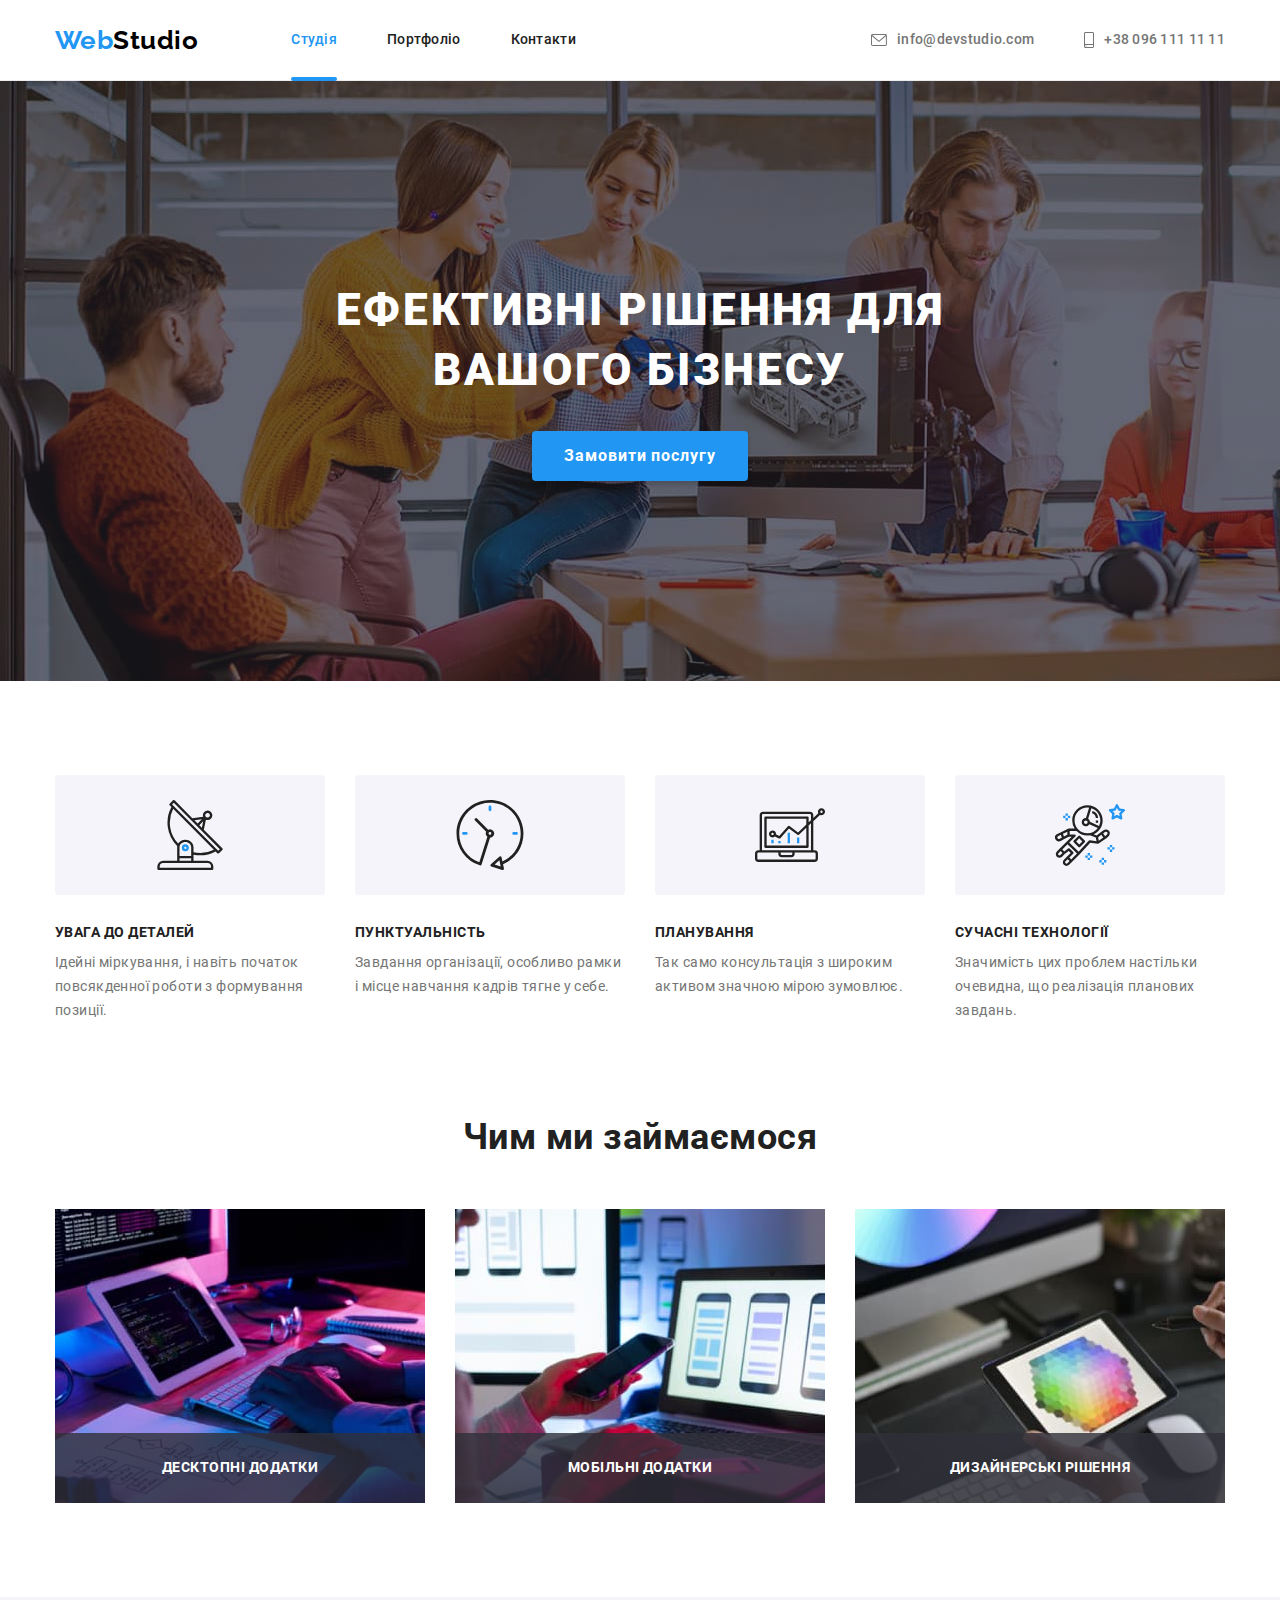
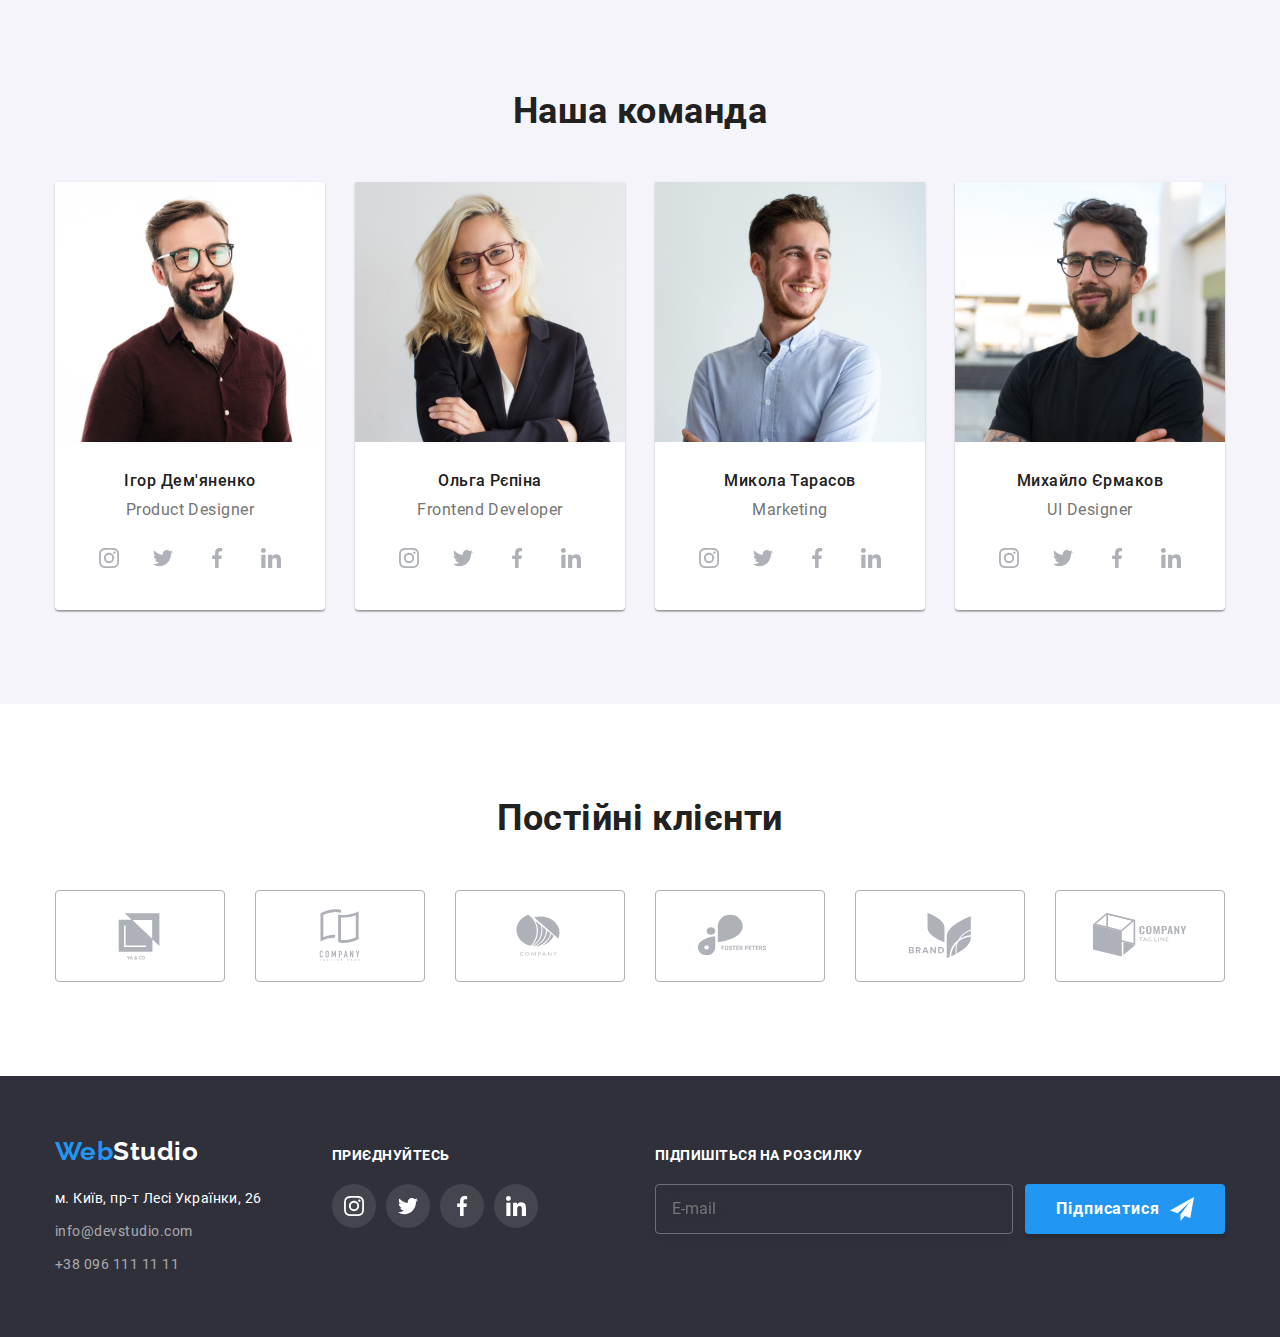
<file: index.html>
<!DOCTYPE html>
<html lang="uk">
  <head>
    <meta charset="UTF-8" />
    <meta http-equiv="X-UA-Compatible" content="IE=edge" />
    <meta name="viewport" content="width=device-width, initial-scale=1.0" />
    <title>Студія</title>
    <!--
      ===========================================
      СТИЛІ
      ===========================================
    -->
    <link rel="stylesheet" href="./css/main.min.css" />
  </head>

  <body>
    <!-- ====================================================
    HEADER з логотипом, навігацією та контактами
    ==================================================== -->
    <header class="header">
      <div class="header__container container">
        <nav class="nav">
          <a href="./index.html" class="logo header__logo"
            >Web<span class="logo__text">Studio</span></a
          >

          <ul class="nav__list">
            <li>
              <a href="./index.html" class="nav__link nav__link--active"
                >Студія</a
              >
            </li>
            <li>
              <a href="./portfolio.html" class="nav__link">Портфоліо</a>
            </li>
            <li>
              <a href="" class="nav__link">Контакти</a>
            </li>
          </ul>
        </nav>
        <ul class="contacts">
          <li>
            <a href="mailto:info@devstudio.com" class="contacts__link"
              ><svg class="contacts__icon" width="16" height="12">
                <use href="./images/icons.svg#envelope"></use>
              </svg>
              info@devstudio.com</a
            >
          </li>
          <li>
            <a href="tel:+380961111111" class="contacts__link"
              ><svg class="contacts__icon" width="10" height="16">
                <use href="./images/icons.svg#smartphone"></use>
              </svg>
              +38 096 111 11 11</a
            >
          </li>
        </ul>
      </div>
    </header>

    <main>
      <!-- =================================================
      Герой
      ================================================= -->
      <section class="hero">
        <div class="container">
          <h1 class="hero__text">
            Ефективні рішення для <br />
            вашого бізнесу
          </h1>
          <button type="button" class="button hero__button" data-modal-open>
            Замовити послугу
          </button>
        </div>
      </section>

      <!-- =================================================
      Corporate values
      ================================================= -->
      <section class="section">
        <div class="container">
          <h2 class="visually-hidden">Цінності</h2>
          <ul class="values card-set">
            <li class="values__item card-set__item">
              <div class="values__thumb">
                <svg width="70" height="70">
                  <use href="./images/icons.svg#antenna"></use>
                </svg>
              </div>
              <h3 class="values__title">УВАГА ДО ДЕТАЛЕЙ</h3>
              <p class="values__text">
                Ідейні міркування, і навіть початок повсякденної роботи з
                формування позиції.
              </p>
            </li>
            <li class="values__item card-set__item">
              <div class="values__thumb">
                <svg width="70" height="70">
                  <use href="./images/icons.svg#clock"></use>
                </svg>
              </div>
              <h3 class="values__title">ПУНКТУАЛЬНІСТЬ</h3>
              <p class="values__text">
                Завдання організації, особливо рамки і місце навчання кадрів
                тягне у себе.
              </p>
            </li>
            <li class="values__item card-set__item">
              <div class="values__thumb">
                <svg width="70" height="70">
                  <use href="./images/icons.svg#diagram"></use>
                </svg>
              </div>
              <h3 class="values__title">ПЛАНУВАННЯ</h3>
              <p class="values__text">
                Так само консультація з широким активом значною мірою зумовлює.
              </p>
            </li>
            <li class="values__item card-set__item">
              <div class="values__thumb">
                <svg width="70" height="70">
                  <use href="./images/icons.svg#astronaut"></use>
                </svg>
              </div>
              <h3 class="values__title">СУЧАСНІ ТЕХНОЛОГІЇ</h3>
              <p class="values__text">
                Значимість цих проблем настільки очевидна, що реалізація
                планових завдань.
              </p>
            </li>
          </ul>
        </div>
      </section>

      <!-- ============================================
      What do we do?
      ============================================ -->
      <section class="section section-activity">
        <div class="container">
          <h2 class="section__title">Чим ми займаємося</h2>

          <ul class="activity card-set">
            <li class="activity__item card-set__item">
              <div class="activity__thumb">
                <img
                  src="./images/computer.jpg"
                  alt="руки набирають текст на клавіатурі"
                  width="370" />
                <div class="activity__textbox">
                  <p class="activity__text">Десктопні додатки</p>
                </div>
              </div>
            </li>
            <li class="activity__item card-set__item">
              <div class="activity__thumb">
                <img
                  src="./images/smartphone.jpg"
                  alt="жінка тримає в руках смартфон під час роботи за комп'ютером"
                  width="370" />
                <div class="activity__textbox">
                  <p class="activity__text">Мобільні додатки</p>
                </div>
              </div>
            </li>
            <li class="activity__item card-set__item">
              <div class="activity__thumb">
                <img
                  src="./images/tablet.jpg"
                  alt="планшет у руках"
                  width="370" />
                <div class="activity__textbox">
                  <p class="activity__text">Дизайнерські рішення</p>
                </div>
              </div>
            </li>
          </ul>
        </div>
      </section>

      <!-- =======================================
      Our team
      ====================================== -->
      <section class="section section-team">
        <div class="container">
          <h2 class="section__title">Наша команда</h2>

          <ul class="team card-set">
            <li class="card-set__item team__card">
              <img
                src="./images/product-designer-photo.jpg"
                alt="Ігор Дем'яненко Product Designer"
                width="270" />
              <div class="team__wrapper">
                <h3 class="team__member">Ігор Дем'яненко</h3>
                <p class="team__position" lang="en">Product Designer</p>
                <ul class="socials">
                  <li>
                    <a
                      href="https://www.instagram.com/"
                      class="socials__link"
                      target="_blank"
                      rel="noopener noreferrer"
                      aria-label="Instagram icon"
                      ><svg class="socials__icon" width="20" height="20">
                        <use href="./images/icons.svg#instagram"></use>
                      </svg>
                    </a>
                  </li>
                  <li>
                    <a
                      href="https://twitter.com/"
                      class="socials__link"
                      target="_blank"
                      rel="noopener noreferrer"
                      aria-label="Twitter icon"
                      ><svg class="socials__icon" width="20" height="20">
                        <use href="./images/icons.svg#twitter"></use>
                      </svg>
                    </a>
                  </li>
                  <li>
                    <a
                      href="https://www.facebook.com/"
                      class="socials__link"
                      target="_blank"
                      rel="noopener noreferrer"
                      aria-label="Facebook icon"
                      ><svg class="socials__icon" width="20" height="20">
                        <use href="./images/icons.svg#facebook"></use>
                      </svg>
                    </a>
                  </li>
                  <li>
                    <a
                      href="https://www.linkedin.com/"
                      class="socials__link"
                      target="_blank"
                      rel="noopener noreferrer"
                      aria-label="LinkedIn icon"
                      ><svg class="socials__icon" width="20" height="20">
                        <use href="./images/icons.svg#linkedin"></use>
                      </svg>
                    </a>
                  </li>
                </ul>
              </div>
            </li>
            <li class="card-set__item team__card">
              <img
                src="./images/frontenddev-photo.jpg"
                alt="Ольга Рєпіна Frontend Developer"
                width="270" />
              <div class="team__wrapper">
                <h3 class="team__member">Ольга Рєпіна</h3>
                <p class="team__position" lang="en">Frontend Developer</p>
                <ul class="socials">
                  <li>
                    <a
                      href="https://www.instagram.com/"
                      class="socials__link"
                      target="_blank"
                      rel="noopener noreferrer"
                      aria-label="Instagram icon"
                      ><svg class="socials__icon" width="20" height="20">
                        <use href="./images/icons.svg#instagram"></use>
                      </svg>
                    </a>
                  </li>
                  <li>
                    <a
                      href="https://twitter.com/"
                      class="socials__link"
                      target="_blank"
                      rel="noopener noreferrer"
                      aria-label="Twitter icon"
                      ><svg class="socials__icon" width="20" height="20">
                        <use href="./images/icons.svg#twitter"></use>
                      </svg>
                    </a>
                  </li>
                  <li>
                    <a
                      href="https://www.facebook.com/"
                      class="socials__link"
                      target="_blank"
                      rel="noopener noreferrer"
                      aria-label="Facebook icon"
                      ><svg class="socials__icon" width="20" height="20">
                        <use href="./images/icons.svg#facebook"></use>
                      </svg>
                    </a>
                  </li>
                  <li>
                    <a
                      href="https://www.linkedin.com/"
                      class="socials__link"
                      target="_blank"
                      rel="noopener noreferrer"
                      aria-label="LinkedIn icon"
                      ><svg class="socials__icon" width="20" height="20">
                        <use href="./images/icons.svg#linkedin"></use>
                      </svg>
                    </a>
                  </li>
                </ul>
              </div>
            </li>
            <li class="card-set__item team__card">
              <img
                src="./images/marketing-photo.jpg"
                alt="Микола Тарасов Marketing"
                width="270" />
              <div class="team__wrapper">
                <h3 class="team__member">Микола Тарасов</h3>
                <p class="team__position" lang="en">Marketing</p>
                <ul class="socials">
                  <li>
                    <a
                      href="https://www.instagram.com/"
                      class="socials__link"
                      target="_blank"
                      rel="noopener noreferrer"
                      aria-label="Instagram icon"
                      ><svg class="socials__icon" width="20" height="20">
                        <use href="./images/icons.svg#instagram"></use>
                      </svg>
                    </a>
                  </li>
                  <li>
                    <a
                      href="https://twitter.com/"
                      class="socials__link"
                      target="_blank"
                      rel="noopener noreferrer"
                      aria-label="Twitter icon"
                      ><svg class="socials__icon" width="20" height="20">
                        <use href="./images/icons.svg#twitter"></use>
                      </svg>
                    </a>
                  </li>
                  <li>
                    <a
                      href="https://www.facebook.com/"
                      class="socials__link"
                      target="_blank"
                      rel="noopener noreferrer"
                      aria-label="Facebook icon"
                      ><svg class="socials__icon" width="20" height="20">
                        <use href="./images/icons.svg#facebook"></use>
                      </svg>
                    </a>
                  </li>
                  <li>
                    <a
                      href="https://www.linkedin.com/"
                      class="socials__link"
                      target="_blank"
                      rel="noopener noreferrer"
                      aria-label="LinkedIn icon"
                      ><svg class="socials__icon" width="20" height="20">
                        <use href="./images/icons.svg#linkedin"></use>
                      </svg>
                    </a>
                  </li>
                </ul>
              </div>
            </li>
            <li class="card-set__item team__card">
              <img
                src="./images/uidesigner-photo.jpg"
                alt="Михайло Єрмаков UI Designer"
                width="270" />
              <div class="team__wrapper">
                <h3 class="team__member">Михайло Єрмаков</h3>
                <p class="team__position" lang="en">UI Designer</p>
                <ul class="socials">
                  <li>
                    <a
                      href="https://www.instagram.com/"
                      class="socials__link"
                      target="_blank"
                      rel="noopener noreferrer"
                      aria-label="Instagram icon"
                      ><svg class="socials__icon" width="20" height="20">
                        <use href="./images/icons.svg#instagram"></use>
                      </svg>
                    </a>
                  </li>
                  <li>
                    <a
                      href="https://twitter.com/"
                      class="socials__link"
                      target="_blank"
                      rel="noopener noreferrer"
                      aria-label="Twitter icon"
                      ><svg class="socials__icon" width="20" height="20">
                        <use href="./images/icons.svg#twitter"></use>
                      </svg>
                    </a>
                  </li>
                  <li>
                    <a
                      href="https://www.facebook.com/"
                      class="socials__link"
                      target="_blank"
                      rel="noopener noreferrer"
                      aria-label="Facebook icon"
                      ><svg class="socials__icon" width="20" height="20">
                        <use href="./images/icons.svg#facebook"></use>
                      </svg>
                    </a>
                  </li>
                  <li>
                    <a
                      href="https://www.linkedin.com/"
                      class="socials__link"
                      target="_blank"
                      rel="noopener noreferrer"
                      aria-label="LinkedIn icon"
                      ><svg class="socials__icon" width="20" height="20">
                        <use href="./images/icons.svg#linkedin"></use>
                      </svg>
                    </a>
                  </li>
                </ul>
              </div>
            </li>
          </ul>
        </div>
      </section>
      <!-- ==================================
      Our clients
      ====================================== -->
      <section class="section">
        <div class="container">
          <h2 class="section__title">Постійні клієнти</h2>

          <ul class="clients card-set">
            <li>
              <a
                href=""
                class="clients__link card-set__item"
                target="_blank"
                rel="noopener noreferrer"
                aria-label="Client`s icon 1"
                ><svg class="clients__icon" width="106" height="60">
                  <use href="./images/icons.svg#logo1"></use>
                </svg>
              </a>
            </li>
            <li>
              <a
                href=""
                class="clients__link card-set__item"
                target="_blank"
                rel="noopener noreferrer"
                aria-label="Client`s icon 2"
                ><svg class="clients__icon" width="106" height="60">
                  <use href="./images/icons.svg#logo2"></use>
                </svg>
              </a>
            </li>
            <li>
              <a
                href=""
                class="clients__link card-set__item"
                target="_blank"
                rel="noopener noreferrer"
                aria-label="Client`s icon 3"
                ><svg class="clients__icon" width="106" height="60">
                  <use href="./images/icons.svg#logo3"></use>
                </svg>
              </a>
            </li>
            <li>
              <a
                href=""
                class="clients__link card-set__item"
                target="_blank"
                rel="noopener noreferrer"
                aria-label="Client`s icon 4"
                ><svg class="clients__icon" width="106" height="60">
                  <use href="./images/icons.svg#logo4"></use>
                </svg>
              </a>
            </li>
            <li>
              <a
                href=""
                class="clients__link card-set__item"
                target="_blank"
                rel="noopener noreferrer"
                aria-label="Client`s icon 5"
                ><svg class="clients__icon" width="106" height="60">
                  <use href="./images/icons.svg#logo5"></use>
                </svg>
              </a>
            </li>
            <li>
              <a
                href=""
                class="clients__link card-set__item"
                target="_blank"
                rel="noopener noreferrer"
                aria-label="Client`s icon 6"
                ><svg class="clients__icon" width="106" height="60">
                  <use href="./images/icons.svg#logo6"></use>
                </svg>
              </a>
            </li>
          </ul>
        </div>
      </section>
    </main>

    <!-- ======================================================
    FOOTER
  ======================================================== -->
    <footer class="footer">
      <div class="footer__container container">
        <div class="address-wrapper">
          <a href="./index.html" class="logo footer__logo"
            >Web<span class="logo__text--white">Studio</span></a
          >
          <address class="address">
            <a
              href="https://goo.gl/maps/S5SDA6FESSRb1srA7"
              class="address__postal"
              target="_blank"
              rel="noopener noreferrer"
              >м. Київ, пр-т Лесі Українки, 26</a
            >
            <ul>
              <li class="address__contacts">
                <a href="mailto:info@devstudio.com" class="address__link"
                  >info@devstudio.com</a
                >
              </li>
              <li class="address__contacts">
                <a href="tel:+380961111111" class="address__link"
                  >+38 096 111 11 11</a
                >
              </li>
            </ul>
          </address>
        </div>
        <div class="socials-wrapper">
          <p class="footer__text">ПРИЄДНУЙТЕСЬ</p>
          <ul class="socials">
            <li>
              <a
                href="https://www.instagram.com/"
                class="socials__link socials__link--dark"
                target="_blank"
                rel="noopener noreferrer"
                aria-label="Instagram icon"
                ><svg class="socials__icon--white" width="20" height="20">
                  <use href="./images/icons.svg#instagram"></use>
                </svg>
              </a>
            </li>
            <li>
              <a
                href="https://twitter.com/"
                class="socials__link socials__link--dark"
                target="_blank"
                rel="noopener noreferrer"
                aria-label="Twitter icon"
                ><svg class="socials__icon--white" width="20" height="20">
                  <use href="./images/icons.svg#twitter"></use>
                </svg>
              </a>
            </li>
            <li>
              <a
                href="https://www.facebook.com/"
                class="socials__link socials__link--dark"
                target="_blank"
                rel="noopener noreferrer"
                aria-label="Facebook icon"
                ><svg class="socials__icon--white" width="20" height="20">
                  <use href="./images/icons.svg#facebook"></use>
                </svg>
              </a>
            </li>
            <li>
              <a
                href="https://www.linkedin.com/"
                class="socials__link socials__link--dark"
                target="_blank"
                rel="noopener noreferrer"
                aria-label="LinkedIn icon"
                ><svg class="socials__icon--white" width="20" height="20">
                  <use href="./images/icons.svg#linkedin"></use>
                </svg>
              </a>
            </li>
          </ul>
        </div>
        <div class="footer-subscribe-wrapper">
          <p class="footer__text">Підпишіться на розсилку</p>
          <form class="subscribe">
            <label>
              <input
                class="subscribe__field"
                type="email"
                name="user_email"
                placeholder="E-mail"
                autocomplete="off" />
            </label>
            <button class="button button--gapped" type="submit">
              Підписатися
              <svg class="send-icon" width="24" height="24">
                <use href="./images/icons.svg#send-icon"></use>
              </svg>
            </button>
          </form>
        </div>
      </div>
    </footer>
    <!-- ===============================================
    Modal
    ========================================= -->
    <div class="backdrop is-hidden" data-modal>
      <div class="modal">
        <button class="modal__btn" data-modal-close>
          <svg class="modal__icon" width="11" height="11">
            <use href="./images/icons.svg#close-icon"></use>
          </svg>
        </button>
        <strong class="modal__text"
          >Залиште свої дані, ми вам передзвонимо</strong
        >
        <form class="modal_form" autocomplete="off">
          <div class="modal_form__group" role="group">
            <label for="name"
              ><span class="modal_form__label">Ім'я</span></label
            >
            <div class="modal_form__wrapper">
              <input
                class="modal_form__field"
                type="text"
                name="user_name"
                id="name"
                autocomplete="off" />
              <svg class="modal_form__icon" width="18" height="18">
                <use href="./images/icons.svg#person-icon"></use>
              </svg>
            </div>
            <label for="telephone"
              ><span class="modal_form__label">Телефон</span></label
            >
            <div class="modal_form__wrapper">
              <input
                class="modal_form__field"
                type="tel"
                name="user_phone"
                id="telephone"
                autocomplete="off" />
              <svg class="modal_form__icon" width="18" height="18">
                <use href="./images/icons.svg#phone-icon"></use>
              </svg>
            </div>
            <label for="email-input"
              ><span class="modal_form__label">Пошта</span></label
            >
            <div class="modal_form__wrapper">
              <input
                class="modal_form__field"
                type="email"
                name="user_email"
                id="email-input"
                autocomplete="off" />
              <svg class="modal_form__icon" width="18" height="18">
                <use href="./images/icons.svg#email-icon"></use>
              </svg>
            </div>
            <label
              ><span class="modal_form__label">Коментар</span>
              <textarea
                class="modal_form__comments"
                name="user_comments"
                rows="7"
                placeholder="Введіть текст"></textarea>
            </label>
          </div>
          <div class="modal_form__agreement" role="group">
            <label class="checkbox-label" for="user_agreement">
              <input
                class="visually-hidden modal_form__checkbox"
                type="checkbox"
                name="user_agreement_check"
                value="accepted"
                id="user_agreement" />
              <svg class="check-icon" width="16" height="15">
                <use
                  class="uncheck"
                  href="./images/icons.svg#unchecked-icon"></use>
                <use class="check" href="./images/icons.svg#checked-icon"></use>
              </svg>
              Погоджуюся з розсилкою та приймаю
              <a class="agreement-link" href="">Умови договору</a>
            </label>
          </div>
          <button class="button submit-button" type="submit">Відправити</button>
        </form>
      </div>
    </div>

    <script src="./js/modal.js"></script>
  </body>
</html>
</file>
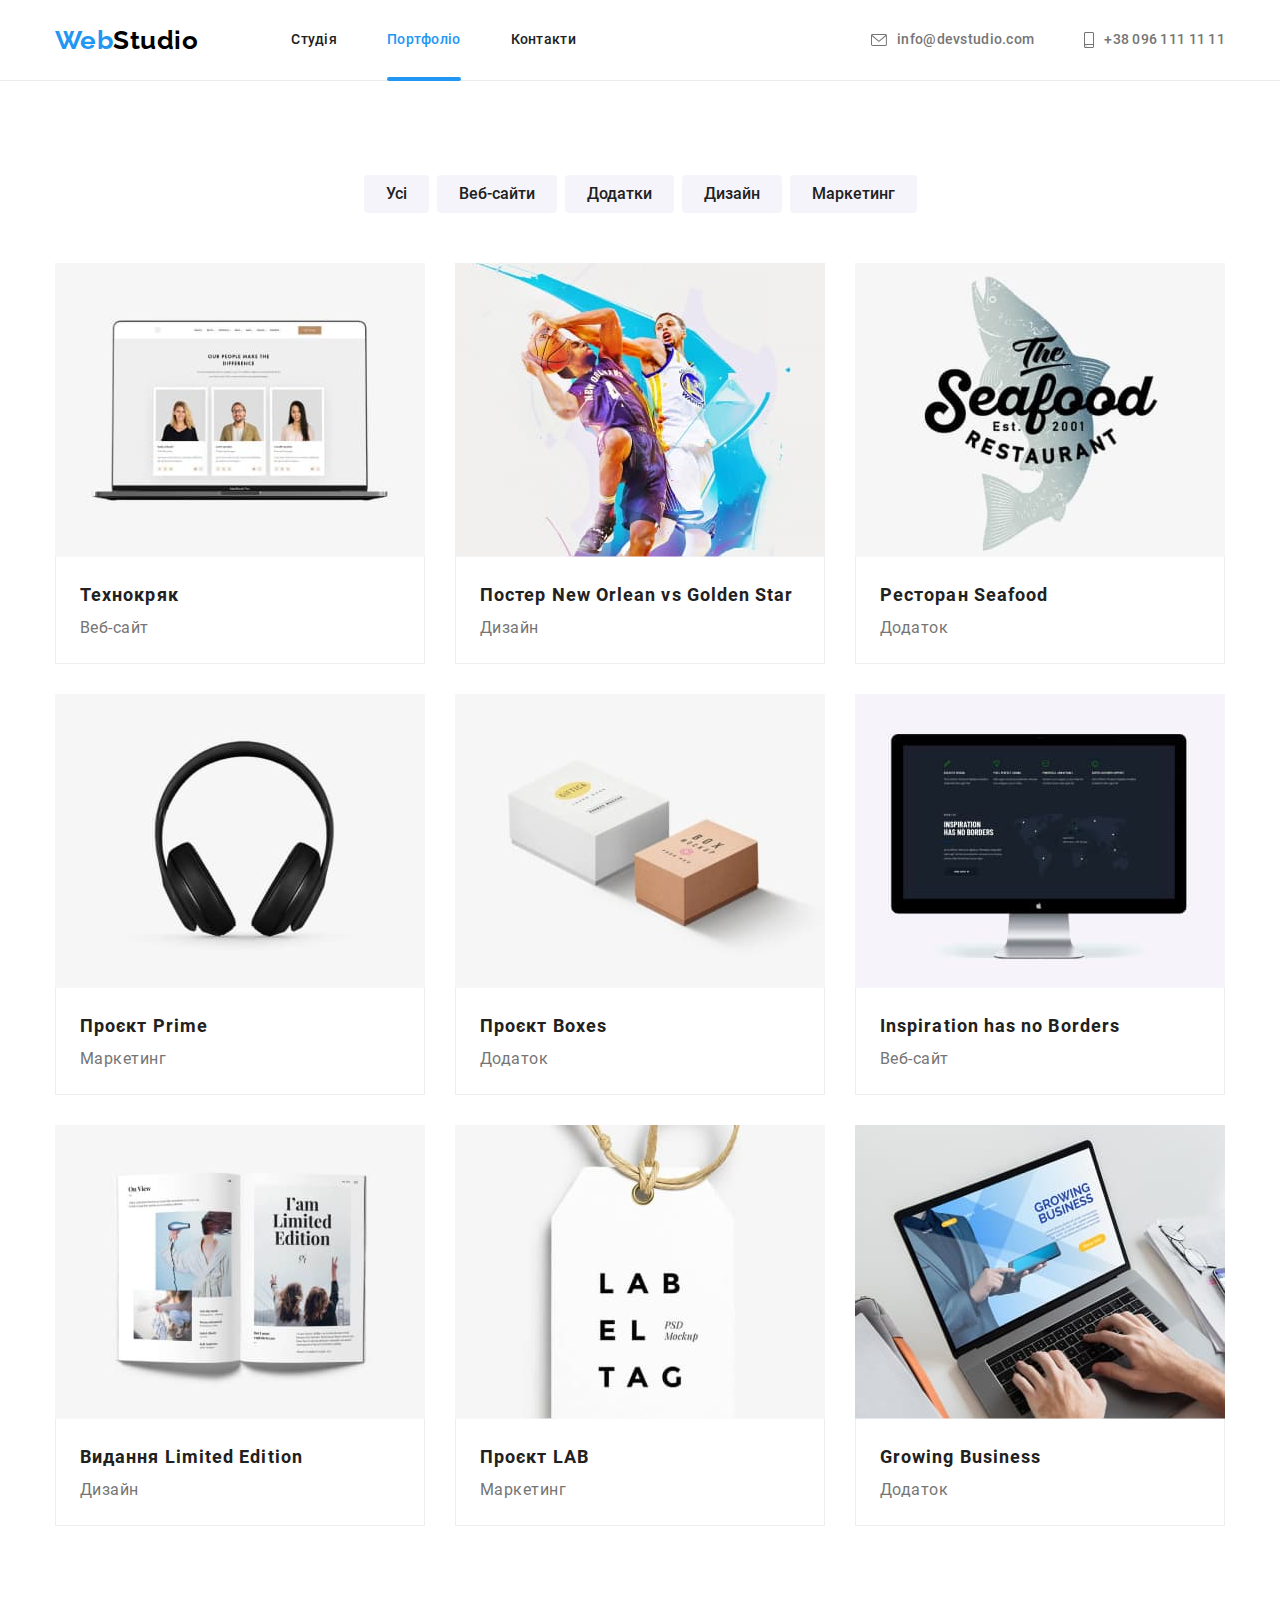
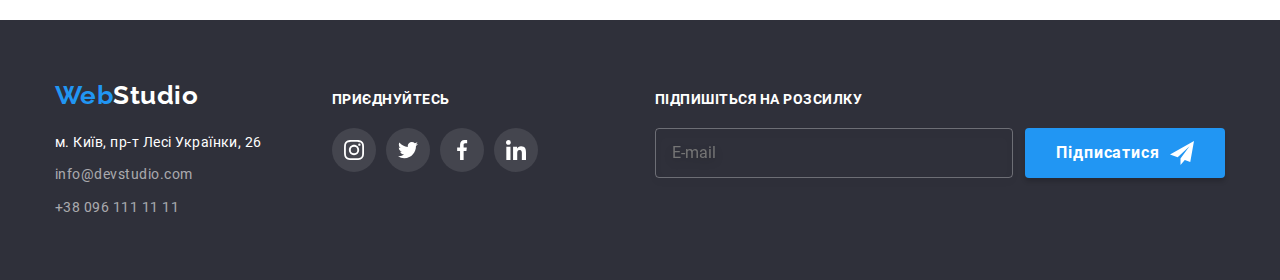
<file: portfolio.html>
<!DOCTYPE html>
<html lang="uk">
  <head>
    <meta charset="UTF-8" />
    <meta http-equiv="X-UA-Compatible" content="IE=edge" />
    <meta name="viewport" content="width=device-width, initial-scale=1.0" />
    <title>Портфоліо</title>
    <!-- ====================================
      СТИЛІ
   ===================================== -->
    <link rel="stylesheet" href="./css/main.min.css" />
  </head>

  <body>
    <!-- ===============================================
    HEADER з логотипом, навігацією та контактами
    =============================================== -->
    <header class="header">
      <div class="header__container container">
        <nav class="nav">
          <a href="./index.html" class="logo header__logo"
            >Web<span class="logo__text">Studio</span></a
          >

          <ul class="nav__list">
            <li>
              <a href="./index.html" class="nav__link">Студія</a>
            </li>
            <li>
              <a href="./portfolio.html" class="nav__link nav__link--active"
                >Портфоліо</a
              >
            </li>
            <li>
              <a href="" class="nav__link">Контакти</a>
            </li>
          </ul>
        </nav>
        <ul class="contacts">
          <li>
            <a href="mailto:info@devstudio.com" class="contacts__link"
              ><svg class="contacts__icon" width="16" height="12">
                <use href="./images/icons.svg#envelope"></use>
              </svg>
              info@devstudio.com</a
            >
          </li>
          <li>
            <a href="tel:+380961111111" class="contacts__link"
              ><svg class="contacts__icon" width="10" height="16">
                <use href="./images/icons.svg#smartphone"></use>
              </svg>
              +38 096 111 11 11</a
            >
          </li>
        </ul>
      </div>
    </header>

    <main>
      <section class="section">
        <div class="container">
          <h1 class="visually-hidden">Проекти</h1>
          <!-- =====================================
          FILTERS
====================================== -->
          <ul class="filters">
            <li class="filters__item">
              <button type="button" class="filters__btn">Усі</button>
            </li>
            <li class="filters__item">
              <button type="button" class="filters__btn">Веб-сайти</button>
            </li>
            <li class="filters__item">
              <button type="button" class="filters__btn">Додатки</button>
            </li>
            <li class="filters__item">
              <button type="button" class="filters__btn">Дизайн</button>
            </li>
            <li class="filters__item">
              <button type="button" class="filters__btn">Маркетинг</button>
            </li>
          </ul>
          <!-- ======================================
          PROJECTS
===================================== -->
          <ul class="projects card-set">
            <li class="card-set__item projects__item">
              <a href="" rel="noopener noreferrer">
                <div class="projects__thumb">
                  <img
                    src="./images/tech-website.jpg"
                    alt="ноутбук з відкритою веб-сторінкою"
                    width="370" />
                  <div class="overlay">
                    <p class="overlay__text">
                      Ресурс пропонує комплексні пропозиції з різним рівнем
                      функціоналу та сервісів. Все це дозволить відвідувачу
                      отримати вичерпні відомості про компанію чи приватну
                      особу.
                    </p>
                  </div>
                </div>
                <div class="project-wrapper">
                  <h2 class="projects__title">Технокряк</h2>
                  <p class="projects__description">Веб-сайт</p>
                </div>
              </a>
            </li>
            <li class="card-set__item projects__item">
              <a href="" rel="noopener noreferrer">
                <div class="projects__thumb">
                  <img
                    src="./images/poster.jpg"
                    alt="баскетболісти"
                    width="370" />
                  <div class="overlay">
                    <p class="overlay__text">
                      Ресурс пропонує комплексні пропозиції з різним рівнем
                      функціоналу та сервісів. Все це дозволить відвідувачу
                      отримати вичерпні відомості про компанію чи приватну
                      особу.
                    </p>
                  </div>
                </div>
                <div class="project-wrapper">
                  <h2 class="projects__title">
                    Постер <span lang="en">New Orlean vs Golden Star</span>
                  </h2>
                  <p class="projects__description">Дизайн</p>
                </div>
              </a>
            </li>
            <li class="card-set__item projects__item">
              <a href="" rel="noopener noreferrer">
                <div class="projects__thumb">
                  <img
                    src="./images/seafood.jpg"
                    alt="логотип ресторану"
                    width="370" />
                  <div class="overlay">
                    <p class="overlay__text">
                      Ресурс пропонує комплексні пропозиції з різним рівнем
                      функціоналу та сервісів. Все це дозволить відвідувачу
                      отримати вичерпні відомості про компанію чи приватну
                      особу.
                    </p>
                  </div>
                </div>
                <div class="project-wrapper">
                  <h2 class="projects__title">
                    Ресторан <span lang="en">Seafood</span>
                  </h2>
                  <p class="projects__description">Додаток</p>
                </div>
              </a>
            </li>
            <li class="card-set__item projects__item">
              <a href="" rel="noopener noreferrer">
                <div class="projects__thumb">
                  <img src="./images/prime.jpg" alt="навушники" width="370" />
                  <div class="overlay">
                    <p class="overlay__text">
                      Ресурс пропонує комплексні пропозиції з різним рівнем
                      функціоналу та сервісів. Все це дозволить відвідувачу
                      отримати вичерпні відомості про компанію чи приватну
                      особу.
                    </p>
                  </div>
                </div>
                <div class="project-wrapper">
                  <h2 class="projects__title">
                    Проєкт <span lang="en">Prime</span>
                  </h2>
                  <p class="projects__description">Маркетинг</p>
                </div>
              </a>
            </li>
            <li class="card-set__item projects__item">
              <a href="" rel="noopener noreferrer">
                <div class="projects__thumb">
                  <img src="./images/boxes.jpg" alt="коробки" width="370" />
                  <div class="overlay">
                    <p class="overlay__text">
                      Ресурс пропонує комплексні пропозиції з різним рівнем
                      функціоналу та сервісів. Все це дозволить відвідувачу
                      отримати вичерпні відомості про компанію чи приватну
                      особу.
                    </p>
                  </div>
                </div>
                <div class="project-wrapper">
                  <h2 class="projects__title">
                    Проєкт <span lang="en">Boxes</span>
                  </h2>
                  <p class="projects__description">Додаток</p>
                </div>
              </a>
            </li>
            <li class="card-set__item projects__item">
              <a href="" rel="noopener noreferrer">
                <div class="projects__thumb">
                  <img
                    src="./images/inspiration.jpg"
                    alt="веб-сторінка відкрита на моніторі"
                    width="370" />
                  <div class="overlay">
                    <p class="overlay__text">
                      Ресурс пропонує комплексні пропозиції з різним рівнем
                      функціоналу та сервісів. Все це дозволить відвідувачу
                      отримати вичерпні відомості про компанію чи приватну
                      особу.
                    </p>
                  </div>
                </div>
                <div class="project-wrapper">
                  <h2 class="projects__title" lang="en">
                    Inspiration has no Borders
                  </h2>
                  <p class="projects__description">Веб-сайт</p>
                </div>
              </a>
            </li>
            <li class="card-set__item projects__item">
              <a href="" rel="noopener noreferrer">
                <div class="projects__thumb">
                  <img
                    src="./images/ltd-edition.jpg"
                    alt="глянцевий журнал"
                    width="370" />
                  <div class="overlay">
                    <p class="overlay__text">
                      Ресурс пропонує комплексні пропозиції з різним рівнем
                      функціоналу та сервісів. Все це дозволить відвідувачу
                      отримати вичерпні відомості про компанію чи приватну
                      особу.
                    </p>
                  </div>
                </div>
                <div class="project-wrapper">
                  <h2 class="projects__title">
                    Видання <span lang="en">Limited Edition</span>
                  </h2>
                  <p class="projects__description">Дизайн</p>
                </div>
              </a>
            </li>
            <li class="card-set__item projects__item">
              <a href="" rel="noopener noreferrer">
                <div class="projects__thumb">
                  <img
                    src="./images/lab.jpg"
                    alt="бірка з брендом"
                    width="370" />
                  <div class="overlay">
                    <p class="overlay__text">
                      Ресурс пропонує комплексні пропозиції з різним рівнем
                      функціоналу та сервісів. Все це дозволить відвідувачу
                      отримати вичерпні відомості про компанію чи приватну
                      особу.
                    </p>
                  </div>
                </div>
                <div class="project-wrapper">
                  <h2 class="projects__title">
                    Проєкт <span lang="en">LAB</span>
                  </h2>
                  <p class="projects__description">Маркетинг</p>
                </div>
              </a>
            </li>
            <li class="card-set__item projects__item">
              <a href="" rel="noopener noreferrer">
                <div class="projects__thumb">
                  <img
                    src="./images/grow-business.jpg"
                    alt="руки працюють на ноутбуці"
                    width="370" />
                  <div class="overlay">
                    <p class="overlay__text">
                      Ресурс пропонує комплексні пропозиції з різним рівнем
                      функціоналу та сервісів. Все це дозволить відвідувачу
                      отримати вичерпні відомості про компанію чи приватну
                      особу.
                    </p>
                  </div>
                </div>
                <div class="project-wrapper">
                  <h2 class="projects__title" lang="en">Growing Business</h2>
                  <p class="projects__description">Додаток</p>
                </div>
              </a>
            </li>
          </ul>
        </div>
      </section>
    </main>
    <!-- ====================================
    FOOTER
    ================================ -->
    <footer class="footer">
      <div class="footer__container container">
        <div class="address-wrapper">
          <a href="./index.html" class="logo footer__logo"
            >Web<span class="logo__text--white">Studio</span></a
          >
          <address class="address">
            <a
              href="https://goo.gl/maps/S5SDA6FESSRb1srA7"
              class="address__postal"
              target="_blank"
              rel="noopener noreferrer"
              >м. Київ, пр-т Лесі Українки, 26</a
            >
            <ul>
              <li class="address__contacts">
                <a href="mailto:info@devstudio.com" class="address__link"
                  >info@devstudio.com</a
                >
              </li>
              <li class="address__contacts">
                <a href="tel:+380961111111" class="address__link"
                  >+38 096 111 11 11</a
                >
              </li>
            </ul>
          </address>
        </div>
        <div class="socials-wrapper">
          <p class="footer__text">ПРИЄДНУЙТЕСЬ</p>
          <ul class="socials">
            <li>
              <a
                href="https://www.instagram.com/"
                class="socials__link socials__link--dark"
                target="_blank"
                rel="noopener noreferrer"
                aria-label="Instagram icon"
                ><svg class="socials__icon--white" width="20" height="20">
                  <use href="./images/icons.svg#instagram"></use>
                </svg>
              </a>
            </li>
            <li>
              <a
                href="https://twitter.com/"
                class="socials__link socials__link--dark"
                target="_blank"
                rel="noopener noreferrer"
                aria-label="Twitter icon"
                ><svg class="socials__icon--white" width="20" height="20">
                  <use href="./images/icons.svg#twitter"></use>
                </svg>
              </a>
            </li>
            <li>
              <a
                href="https://www.facebook.com/"
                class="socials__link socials__link--dark"
                target="_blank"
                rel="noopener noreferrer"
                aria-label="Facebook icon"
                ><svg class="socials__icon--white" width="20" height="20">
                  <use href="./images/icons.svg#facebook"></use>
                </svg>
              </a>
            </li>
            <li>
              <a
                href="https://www.linkedin.com/"
                class="socials__link socials__link--dark"
                target="_blank"
                rel="noopener noreferrer"
                aria-label="LinkedIn icon"
                ><svg class="socials__icon--white" width="20" height="20">
                  <use href="./images/icons.svg#linkedin"></use>
                </svg>
              </a>
            </li>
          </ul>
        </div>
        <div class="footer-subscribe-wrapper">
          <p class="footer__text">Підпишіться на розсилку</p>
          <form class="subscribe">
            <label>
              <input
                class="subscribe__field"
                type="email"
                name="user_email"
                placeholder="E-mail"
                autocomplete="off" />
            </label>
            <button class="button button--gapped" type="submit">
              Підписатися
              <svg class="send-icon" width="24" height="24">
                <use href="./images/icons.svg#send-icon"></use>
              </svg>
            </button>
          </form>
        </div>
      </div>
    </footer>
  </body>
</html>
</file>
<file: css/main.min.css>
/*! modern-normalize v1.1.0 | MIT License | https://github.com/sindresorhus/modern-normalize */*,::before,::after{-webkit-box-sizing:border-box;box-sizing:border-box}html{line-height:1.15;-webkit-text-size-adjust:100%;-moz-tab-size:4;-o-tab-size:4;tab-size:4}body{margin:0;font-family:system-ui,-apple-system,"Segoe UI",Roboto,Helvetica,Arial,sans-serif,"Apple Color Emoji","Segoe UI Emoji"}hr{height:0;color:inherit}abbr[title]{-webkit-text-decoration:underline dotted;text-decoration:underline dotted}b,strong{font-weight:bolder}code,kbd,samp,pre{font-family:ui-monospace,SFMono-Regular,Consolas,"Liberation Mono",Menlo,monospace;font-size:1em}small{font-size:80%}sub,sup{font-size:75%;line-height:0;position:relative;vertical-align:baseline}sub{bottom:-0.25em}sup{top:-0.5em}table{text-indent:0;border-color:inherit}button,input,optgroup,select,textarea{font-family:inherit;font-size:100%;line-height:1.15;margin:0}button,select{text-transform:none}button,[type=button],[type=reset],[type=submit]{-webkit-appearance:button}::-moz-focus-inner{border-style:none;padding:0}:-moz-focusring{outline:1px dotted ButtonText}:-moz-ui-invalid{box-shadow:none}legend{padding:0}progress{vertical-align:baseline}::-webkit-inner-spin-button,::-webkit-outer-spin-button{height:auto}[type=search]{-webkit-appearance:textfield;outline-offset:-2px}::-webkit-search-decoration{-webkit-appearance:none}::-webkit-file-upload-button{-webkit-appearance:button;font:inherit}summary{display:list-item}@font-face{font-family:"Raleway";font-style:normal;font-weight:700;src:url("../fonts/raleway-v28-latin-700.eot");src:local(""),url("../fonts/raleway-v28-latin-700.eot?#iefix") format("embedded-opentype"),url("../fonts/raleway-v28-latin-700.woff2") format("woff2"),url("../fonts/raleway-v28-latin-700.woff") format("woff"),url("../fonts/raleway-v28-latin-700.ttf") format("truetype"),url("../fonts/raleway-v28-latin-700.svg#Raleway") format("svg")}@font-face{font-family:"Roboto";font-style:normal;font-weight:400;src:url("../fonts/roboto-v30-latin_cyrillic-regular.eot");src:local(""),url("../fonts/roboto-v30-latin_cyrillic-regular.eot?#iefix") format("embedded-opentype"),url("../fonts/roboto-v30-latin_cyrillic-regular.woff2") format("woff2"),url("../fonts/roboto-v30-latin_cyrillic-regular.woff") format("woff"),url("../fonts/roboto-v30-latin_cyrillic-regular.ttf") format("truetype"),url("../fonts/roboto-v30-latin_cyrillic-regular.svg#Roboto") format("svg")}@font-face{font-family:"Roboto";font-style:normal;font-weight:500;src:url("../fonts/roboto-v30-latin_cyrillic-500.eot");src:local(""),url("../fonts/roboto-v30-latin_cyrillic-500.eot?#iefix") format("embedded-opentype"),url("../fonts/roboto-v30-latin_cyrillic-500.woff2") format("woff2"),url("../fonts/roboto-v30-latin_cyrillic-500.woff") format("woff"),url("../fonts/roboto-v30-latin_cyrillic-500.ttf") format("truetype"),url("../fonts/roboto-v30-latin_cyrillic-500.svg#Roboto") format("svg")}@font-face{font-family:"Roboto";font-style:normal;font-weight:700;src:url("../fonts/roboto-v30-latin_cyrillic-700.eot");src:local(""),url("../fonts/roboto-v30-latin_cyrillic-700.eot?#iefix") format("embedded-opentype"),url("../fonts/roboto-v30-latin_cyrillic-700.woff2") format("woff2"),url("../fonts/roboto-v30-latin_cyrillic-700.woff") format("woff"),url("../fonts/roboto-v30-latin_cyrillic-700.ttf") format("truetype"),url("../fonts/roboto-v30-latin_cyrillic-700.svg#Roboto") format("svg")}@font-face{font-family:"Roboto";font-style:normal;font-weight:900;src:url("../fonts/roboto-v30-latin_cyrillic-900.eot");src:local(""),url("../fonts/roboto-v30-latin_cyrillic-900.eot?#iefix") format("embedded-opentype"),url("../fonts/roboto-v30-latin_cyrillic-900.woff2") format("woff2"),url("../fonts/roboto-v30-latin_cyrillic-900.woff") format("woff"),url("../fonts/roboto-v30-latin_cyrillic-900.ttf") format("truetype"),url("../fonts/roboto-v30-latin_cyrillic-900.svg#Roboto") format("svg")}.visually-hidden{position:absolute;white-space:nowrap;width:1px;height:1px;overflow:hidden;border:0;padding:0;clip:rect(0 0 0 0);-webkit-clip-path:inset(50%);clip-path:inset(50%);margin:-1px}.backdrop.is-hidden{visibility:hidden;opacity:0;pointer-events:none}h1,h2,h3,h4,h5,h6,p{margin:0}a{text-decoration:none;color:currentColor}ul{list-style:none;margin:0;padding:0}img{display:block;max-width:100%;height:auto}body{background-color:#fff;color:#757575;font-family:"Roboto",Verdana,sans-serif;letter-spacing:.03em}.card-set{display:-webkit-box;display:-ms-flexbox;display:flex;-ms-flex-wrap:wrap;flex-wrap:wrap;gap:30px}.section__title{color:#212121;margin-bottom:50px;font-weight:700;font-size:36px;line-height:1.16;text-align:center}.section{padding-top:94px;padding-bottom:94px}.container{width:1200px;padding-right:15px;padding-left:15px;margin-left:auto;margin-right:auto}.header{border-bottom:1px solid #ececec}.header__container{display:-webkit-box;display:-ms-flexbox;display:flex;-webkit-box-align:center;-ms-flex-align:center;align-items:center}.header__logo{margin-right:93px}.logo{color:#2196f3;font-family:"Raleway";font-weight:700;font-size:26px;line-height:1.19}.logo__text{color:#000}.logo__text--white{color:#fff}.nav{display:-webkit-box;display:-ms-flexbox;display:flex;-webkit-box-align:center;-ms-flex-align:center;align-items:center}.nav__list{display:-webkit-box;display:-ms-flexbox;display:flex;-webkit-box-align:center;-ms-flex-align:center;align-items:center;gap:50px}.nav__link{display:block;padding:32px 0;font-weight:500;font-size:14px;line-height:1.14;letter-spacing:.02em;position:relative;color:#212121;-webkit-transition:color 250ms cubic-bezier(0.4, 0, 0.2, 1);transition:color 250ms cubic-bezier(0.4, 0, 0.2, 1)}.nav__link--active,.nav__link:hover,.nav__link:focus{color:#2196f3}.nav__link::after{content:"";display:inline-block;position:absolute;bottom:-1px;left:0;width:100%;height:4px;border-radius:2px;opacity:0;-webkit-transform:scaleX(0.4);transform:scaleX(0.4);-webkit-transition:opacity 250ms cubic-bezier(0.4, 0, 0.2, 1),-webkit-transform 250ms cubic-bezier(0.4, 0, 0.2, 1);transition:opacity 250ms cubic-bezier(0.4, 0, 0.2, 1),-webkit-transform 250ms cubic-bezier(0.4, 0, 0.2, 1);transition:transform 250ms cubic-bezier(0.4, 0, 0.2, 1),opacity 250ms cubic-bezier(0.4, 0, 0.2, 1);transition:transform 250ms cubic-bezier(0.4, 0, 0.2, 1),opacity 250ms cubic-bezier(0.4, 0, 0.2, 1),-webkit-transform 250ms cubic-bezier(0.4, 0, 0.2, 1);background-color:#2196f3}.nav__link:hover::after,.nav__link:focus::after{content:"";display:inline-block;position:absolute;bottom:-1px;left:0;width:100%;height:4px;border-radius:2px;opacity:1;-webkit-transform:scaleX(1);transform:scaleX(1);background-color:#2196f3}.nav__link--active::after{content:"";display:inline-block;position:absolute;bottom:-1px;left:0;width:100%;height:4px;border-radius:2px;opacity:1;-webkit-transform:scaleX(1);transform:scaleX(1);background-color:#2196f3}.contacts{display:-webkit-box;display:-ms-flexbox;display:flex;-webkit-box-align:center;-ms-flex-align:center;align-items:center;margin-left:auto;gap:50px}.contacts__link{display:-webkit-box;display:-ms-flexbox;display:flex;-webkit-box-align:center;-ms-flex-align:center;align-items:center;gap:10px;padding:32px 0;font-weight:500;font-size:14px;line-height:1.14;letter-spacing:.02em;color:#757575;-webkit-transition:color 250ms cubic-bezier(0.4, 0, 0.2, 1);transition:color 250ms cubic-bezier(0.4, 0, 0.2, 1)}.contacts__link:hover,.contacts__link:focus{color:#2196f3}.contacts__icon{fill:currentColor}.hero{max-width:1600px;height:600px;background-color:#c4c4c4;background-image:-webkit-gradient(linear, left top, left bottom, from(rgba(47, 48, 58, 0.4)), to(rgba(47, 48, 58, 0.4))),url(../images/hero-bg.jpg);background-image:linear-gradient(rgba(47, 48, 58, 0.4), rgba(47, 48, 58, 0.4)),url(../images/hero-bg.jpg);background-repeat:no-repeat;background-size:cover;padding:200px 0;margin:0 auto}.hero__text{display:block;margin-bottom:30px;color:#fff;font-style:normal;font-weight:900;font-size:44px;line-height:1.36;text-align:center;letter-spacing:.06em;text-transform:uppercase}.hero__button{margin:0 auto;min-width:216px;min-height:50px}.button{display:-webkit-box;display:-ms-flexbox;display:flex;-webkit-box-pack:center;-ms-flex-pack:center;justify-content:center;-webkit-box-align:center;-ms-flex-align:center;align-items:center;width:200px;height:50px;padding:0;background-color:#2196f3;color:#fff;font-family:Roboto;font-style:normal;font-weight:700;font-size:16px;line-height:1.87;letter-spacing:.06em;border-radius:4px;border-style:none;-webkit-box-shadow:0px 4px 4px rgba(0,0,0,.15);box-shadow:0px 4px 4px rgba(0,0,0,.15);cursor:pointer}.button--gapped{gap:10px}.submit-button{margin:0 auto;-webkit-transition:background-color 250ms cubic-bezier(0.4, 0, 0.2, 1);transition:background-color 250ms cubic-bezier(0.4, 0, 0.2, 1)}.submit-button:focus,.submit-button:hover{background-color:#188ce8}.values__item{-ms-flex-preferred-size:calc((100% - 30px * (4 - 1))/(4));flex-basis:calc((100% - 30px * (4 - 1))/(4))}.values__thumb{display:-webkit-box;display:-ms-flexbox;display:flex;-webkit-box-align:center;-ms-flex-align:center;align-items:center;-webkit-box-pack:center;-ms-flex-pack:center;justify-content:center;width:270px;height:120px;margin-bottom:30px;background-color:#f5f4fa;border-radius:4px}.values__title{color:#212121;margin-bottom:10px;font-weight:700;font-size:14px;line-height:1.14;text-transform:uppercase}.values__text{font-size:14px;line-height:1.71;letter-spacing:.03em}.section-activity{padding-top:0;padding-bottom:94px}.activity__item{-ms-flex-preferred-size:calc((100% - 30px * (3 - 1))/(3));flex-basis:calc((100% - 30px * (3 - 1))/(3))}.activity__thumb{position:relative}.activity__textbox{display:-webkit-box;display:-ms-flexbox;display:flex;-webkit-box-pack:center;-ms-flex-pack:center;justify-content:center;-webkit-box-align:center;-ms-flex-align:center;align-items:center;position:absolute;bottom:0;left:0;width:100%;min-height:70px;background-color:rgba(47,48,58,.8)}.activity__text{font-weight:700;font-size:14px;line-height:1.14px;text-align:center;text-transform:uppercase;color:#fff}.section-team{background-color:#f5f4fa}.team__card{-ms-flex-preferred-size:calc((100% - 30px * (4 - 1))/(4));flex-basis:calc((100% - 30px * (4 - 1))/(4));-webkit-box-shadow:0px 1px 3px rgba(0,0,0,.12),0px 1px 1px rgba(0,0,0,.14),0px 2px 1px rgba(0,0,0,.2);box-shadow:0px 1px 3px rgba(0,0,0,.12),0px 1px 1px rgba(0,0,0,.14),0px 2px 1px rgba(0,0,0,.2);border-radius:0px 0px 4px 4px}.team__wrapper{padding:30px 0;border-radius:0px 0px 4px 4px;background-color:#fff}.team__member{margin-bottom:10px;color:#212121;font-weight:500;font-size:16px;line-height:1.18;text-align:center}.team__position{margin-bottom:16px;font-size:16px;line-height:1.18;text-align:center}.socials{display:-webkit-box;display:-ms-flexbox;display:flex;-webkit-box-pack:center;-ms-flex-pack:center;justify-content:center;-webkit-box-align:center;-ms-flex-align:center;align-items:center;gap:10px}.socials__link{display:-webkit-box;display:-ms-flexbox;display:flex;-webkit-box-pack:center;-ms-flex-pack:center;justify-content:center;-webkit-box-align:center;-ms-flex-align:center;align-items:center;width:44px;height:44px;border-radius:50%;background-color:#fff;-webkit-transition:background-color 250ms cubic-bezier(0.4, 0, 0.2, 1);transition:background-color 250ms cubic-bezier(0.4, 0, 0.2, 1)}.socials__link:hover,.socials__link:focus{background-color:#2196f3}.socials__link:hover .socials__icon,.socials__link:focus .socials__icon{fill:#fff}.socials__icon{fill:#afb1b8;-webkit-transition:fill 250ms cubic-bezier(0.4, 0, 0.2, 1);transition:fill 250ms cubic-bezier(0.4, 0, 0.2, 1)}.socials__icon--white{fill:#fff}.socials__link--dark{background-color:rgba(255,255,255,.1);-webkit-transition:background-color 250ms cubic-bezier(0.4, 0, 0.2, 1);transition:background-color 250ms cubic-bezier(0.4, 0, 0.2, 1)}.socials__link--dark:hover,.socials__link--dark:focus{background-color:#2196f3}.clients__icon{fill:#afb1b8;-webkit-transition:fill 250ms cubic-bezier(0.4, 0, 0.2, 1);transition:fill 250ms cubic-bezier(0.4, 0, 0.2, 1)}.clients__link{-ms-flex-preferred-size:calc((100% - 30px * (6 - 1))/(6));flex-basis:calc((100% - 30px * (6 - 1))/(6));display:-webkit-box;display:-ms-flexbox;display:flex;-webkit-box-pack:center;-ms-flex-pack:center;justify-content:center;-webkit-box-align:center;-ms-flex-align:center;align-items:center;min-width:170px;height:92px;border:1px solid #afb1b8;border-radius:4px;-webkit-transition:border 250ms cubic-bezier(0.4, 0, 0.2, 1);transition:border 250ms cubic-bezier(0.4, 0, 0.2, 1)}.clients__link:hover,.clients__link:focus{color:#2196f3;border:1px solid #2196f3}.clients__link:hover .clients__icon,.clients__link:focus .clients__icon{fill:#2196f3}.footer{padding:60px 0;background-color:#2f303a}.footer__container{display:-webkit-box;display:-ms-flexbox;display:flex;-webkit-box-align:baseline;-ms-flex-align:baseline;align-items:baseline}.footer__logo{display:inline-block;margin-bottom:20px}.footer__text{margin-bottom:20px;font-weight:700;font-size:14px;line-height:1.14;text-transform:uppercase;color:#fff}.address-wrapper{margin-right:70px}.address{font-style:normal}.address__postal{display:inline-block;margin-bottom:9px;color:#fff;font-size:14px;line-height:1.71}.address__contacts:first-of-type{margin-bottom:9px}.address__link{color:rgba(255,255,255,.6);font-size:14px;line-height:1.71;-webkit-transition:color 250ms cubic-bezier(0.4, 0, 0.2, 1);transition:color 250ms cubic-bezier(0.4, 0, 0.2, 1)}.address__link:hover,.address__link:focus{color:#2196f3}.footer-subscribe-wrapper{margin-left:auto;width:570px;height:86px}.subscribe{display:-webkit-box;display:-ms-flexbox;display:flex;-webkit-box-align:center;-ms-flex-align:center;align-items:center;gap:12px}.subscribe__field{display:-webkit-box;display:-ms-flexbox;display:flex;width:358px;height:50px;padding-left:16px;padding-right:16px;font-weight:400;font-size:16px;line-height:1.25;color:#fff;background-color:rgba(0,0,0,0);border:1px solid rgba(255,255,255,.3);-webkit-filter:drop-shadow(0px 4px 4px rgba(0, 0, 0, 0.15));filter:drop-shadow(0px 4px 4px rgba(0, 0, 0, 0.15));border-radius:4px}.backdrop{position:fixed;top:0;left:0;width:100%;height:100%;background-color:rgba(0,0,0,.2);-webkit-backdrop-filter:blur(2px);backdrop-filter:blur(2px);opacity:1;visibility:visible;-webkit-transition:opacity 250ms cubic-bezier(0.4, 0, 0.2, 1),visibility 250ms cubic-bezier(0.4, 0, 0.2, 1);transition:opacity 250ms cubic-bezier(0.4, 0, 0.2, 1),visibility 250ms cubic-bezier(0.4, 0, 0.2, 1)}.modal{position:absolute;top:50%;left:50%;z-index:100;width:528px;height:581px;padding:40px 40px;background-color:#fff;-webkit-box-shadow:0px 1px 3px rgba(0,0,0,.12),0px 1px 1px rgba(0,0,0,.14),0px 2px 1px rgba(0,0,0,.2);box-shadow:0px 1px 3px rgba(0,0,0,.12),0px 1px 1px rgba(0,0,0,.14),0px 2px 1px rgba(0,0,0,.2);border-radius:4px;opacity:1;-webkit-transform:translate(-50%, -50%) scale(1);transform:translate(-50%, -50%) scale(1);-webkit-transition:opacity 250ms cubic-bezier(0.4, 0, 0.2, 1),-webkit-transform 250ms cubic-bezier(0.4, 0, 0.2, 1);transition:opacity 250ms cubic-bezier(0.4, 0, 0.2, 1),-webkit-transform 250ms cubic-bezier(0.4, 0, 0.2, 1);transition:transform 250ms cubic-bezier(0.4, 0, 0.2, 1),opacity 250ms cubic-bezier(0.4, 0, 0.2, 1);transition:transform 250ms cubic-bezier(0.4, 0, 0.2, 1),opacity 250ms cubic-bezier(0.4, 0, 0.2, 1),-webkit-transform 250ms cubic-bezier(0.4, 0, 0.2, 1)}.backdrop.is-hidden .modal{opacity:0;-webkit-transform:translate(-50%, -50%) scale(0.3);transform:translate(-50%, -50%) scale(0.3)}.modal__icon{fill:#000;-webkit-transition:fill 250ms cubic-bezier(0.4, 0, 0.2, 1);transition:fill 250ms cubic-bezier(0.4, 0, 0.2, 1)}.modal__btn{position:absolute;top:8px;right:8px;width:30px;height:30px;padding:0;display:-webkit-inline-box;display:-ms-inline-flexbox;display:inline-flex;-webkit-box-align:center;-ms-flex-align:center;align-items:center;-webkit-box-pack:center;-ms-flex-pack:center;justify-content:center;background:#fff;border:1px solid rgba(0,0,0,.1);border-radius:50%;cursor:pointer}.modal__btn:hover .modal__icon,.modal__btn:focus .modal__icon{fill:#2196f3}.modal__text{display:block;text-align:center;margin-bottom:12px;font-weight:700;font-size:20px;line-height:1.15;text-align:center;color:#212121;-webkit-user-select:none;-moz-user-select:none;-ms-user-select:none;user-select:none}.modal_form__group{margin-bottom:20px}.modal_form__wrapper{position:relative;margin-bottom:10px}.modal_form__label{display:block;font-weight:400;font-size:12px;line-height:1.16;letter-spacing:.01em;color:#757575;margin-bottom:4px;-webkit-user-select:none;-moz-user-select:none;-ms-user-select:none;user-select:none;cursor:pointer}.modal_form__field{width:448px;height:40px;padding:0 12px 0 42px;border:1px solid rgba(33,33,33,.2);border-radius:4px;-webkit-transition:border 250ms cubic-bezier(0.4, 0, 0.2, 1);transition:border 250ms cubic-bezier(0.4, 0, 0.2, 1)}.modal_form__field:focus{outline:unset;border:1px solid #2196f3}.modal_form__icon{position:absolute;top:50%;left:12px;-webkit-transform:translateY(-50%);transform:translateY(-50%);-webkit-transition:fill 250ms cubic-bezier(0.4, 0, 0.2, 1);transition:fill 250ms cubic-bezier(0.4, 0, 0.2, 1)}.modal_form__field:focus+.modal_form__icon{fill:#2196f3}.modal_form__comments{width:448px;-webkit-box-sizing:border-box;box-sizing:border-box;resize:none;padding:12px 16px;font-weight:400;font-size:12px;line-height:1.16;letter-spacing:.01em;border:1px solid rgba(33,33,33,.2);border-radius:4px;-webkit-transition:border 250ms cubic-bezier(0.4, 0, 0.2, 1);transition:border 250ms cubic-bezier(0.4, 0, 0.2, 1)}.modal_form__comments:focus{outline:none;border:1px solid #2196f3}.checkbox-label{display:-webkit-box;display:-ms-flexbox;display:flex;-webkit-box-pack:center;-ms-flex-pack:center;justify-content:center;-webkit-box-align:center;-ms-flex-align:center;align-items:center;gap:8px;font-weight:400;font-size:14px;line-height:1.71;color:#757575;-webkit-user-select:none;-moz-user-select:none;-ms-user-select:none;user-select:none}.modal_form__agreement{margin-bottom:30px}.agreement-link{color:#2196f3;text-decoration:underline;text-underline-offset:3px}.uncheck{opacity:1;-webkit-transition:opacity 250ms cubic-bezier(0.4, 0, 0.2, 1);transition:opacity 250ms cubic-bezier(0.4, 0, 0.2, 1)}.modal_form__checkbox:checked+.check-icon .uncheck{opacity:0}.check{opacity:0;-webkit-transition:opacity 250ms cubic-bezier(0.4, 0, 0.2, 1);transition:opacity 250ms cubic-bezier(0.4, 0, 0.2, 1)}.modal_form__checkbox:checked+.check-icon .check{opacity:1}.filters{display:-webkit-box;display:-ms-flexbox;display:flex;-webkit-box-pack:center;-ms-flex-pack:center;justify-content:center;gap:8px;margin-bottom:50px}.filters__btn{padding:6px 22px;background-color:#f5f4fa;color:#212121;font-family:inherit;font-style:inherit;font-weight:500;font-size:16px;line-height:1.62;text-align:center;border-style:none;border-radius:4px;-webkit-box-shadow:none;box-shadow:none;-webkit-transition:background-color 250ms cubic-bezier(0.4, 0, 0.2, 1),color 250ms cubic-bezier(0.4, 0, 0.2, 1),-webkit-box-shadow 250ms cubic-bezier(0.4, 0, 0.2, 1);transition:background-color 250ms cubic-bezier(0.4, 0, 0.2, 1),color 250ms cubic-bezier(0.4, 0, 0.2, 1),-webkit-box-shadow 250ms cubic-bezier(0.4, 0, 0.2, 1);transition:background-color 250ms cubic-bezier(0.4, 0, 0.2, 1),color 250ms cubic-bezier(0.4, 0, 0.2, 1),box-shadow 250ms cubic-bezier(0.4, 0, 0.2, 1);transition:background-color 250ms cubic-bezier(0.4, 0, 0.2, 1),color 250ms cubic-bezier(0.4, 0, 0.2, 1),box-shadow 250ms cubic-bezier(0.4, 0, 0.2, 1),-webkit-box-shadow 250ms cubic-bezier(0.4, 0, 0.2, 1)}.filters__btn:hover,.filters__btn:focus,.filters__btn:active{background-color:#2196f3;color:#fff;cursor:pointer;-webkit-box-shadow:0px 3px 1px rgba(0,0,0,.1),0px 1px 2px rgba(0,0,0,.08),0px 2px 2px rgba(0,0,0,.12);box-shadow:0px 3px 1px rgba(0,0,0,.1),0px 1px 2px rgba(0,0,0,.08),0px 2px 2px rgba(0,0,0,.12);border-radius:4px}.projects{background-color:#fff}.projects__item{-ms-flex-preferred-size:calc((100% - 30px * (3 - 1))/(3));flex-basis:calc((100% - 30px * (3 - 1))/(3));-webkit-box-shadow:none;box-shadow:none;-webkit-transition:-webkit-box-shadow 250ms cubic-bezier(0.4, 0, 0.2, 1);transition:-webkit-box-shadow 250ms cubic-bezier(0.4, 0, 0.2, 1);transition:box-shadow 250ms cubic-bezier(0.4, 0, 0.2, 1);transition:box-shadow 250ms cubic-bezier(0.4, 0, 0.2, 1), -webkit-box-shadow 250ms cubic-bezier(0.4, 0, 0.2, 1)}.projects__item:hover,.projects__item:focus{-webkit-box-shadow:0px 1px 1px rgba(0,0,0,.12),0px 4px 4px rgba(0,0,0,.06),1px 4px 6px rgba(0,0,0,.16);box-shadow:0px 1px 1px rgba(0,0,0,.12),0px 4px 4px rgba(0,0,0,.06),1px 4px 6px rgba(0,0,0,.16)}.project-wrapper{padding:20px 24px;border:1px solid #eee;border-top:none}.projects__title{color:#212121;font-weight:700;font-size:18px;line-height:2;letter-spacing:.06em}.projects__description{color:#757575;font-size:16px;line-height:1.87}.projects__thumb{position:relative;overflow:hidden}.overlay{position:absolute;top:0;left:0;width:100%;height:100%;padding:63px 24px;background-color:rgba(33,150,243,.9);-webkit-backdrop-filter:blur(2px);backdrop-filter:blur(2px);-webkit-transform:translateY(100%);transform:translateY(100%);-webkit-transition:-webkit-transform 250ms cubic-bezier(0.4, 0, 0.2, 1);transition:-webkit-transform 250ms cubic-bezier(0.4, 0, 0.2, 1);transition:transform 250ms cubic-bezier(0.4, 0, 0.2, 1);transition:transform 250ms cubic-bezier(0.4, 0, 0.2, 1), -webkit-transform 250ms cubic-bezier(0.4, 0, 0.2, 1)}.projects__item:hover .overlay{-webkit-transform:translateY(0);transform:translateY(0)}.overlay__text{display:-webkit-box;display:-ms-flexbox;display:flex;-webkit-box-align:center;-ms-flex-align:center;align-items:center;font-weight:400;font-size:18px;line-height:1.55;text-align:left;color:#fff}/*# sourceMappingURL=main.min.css.map */
</file>
